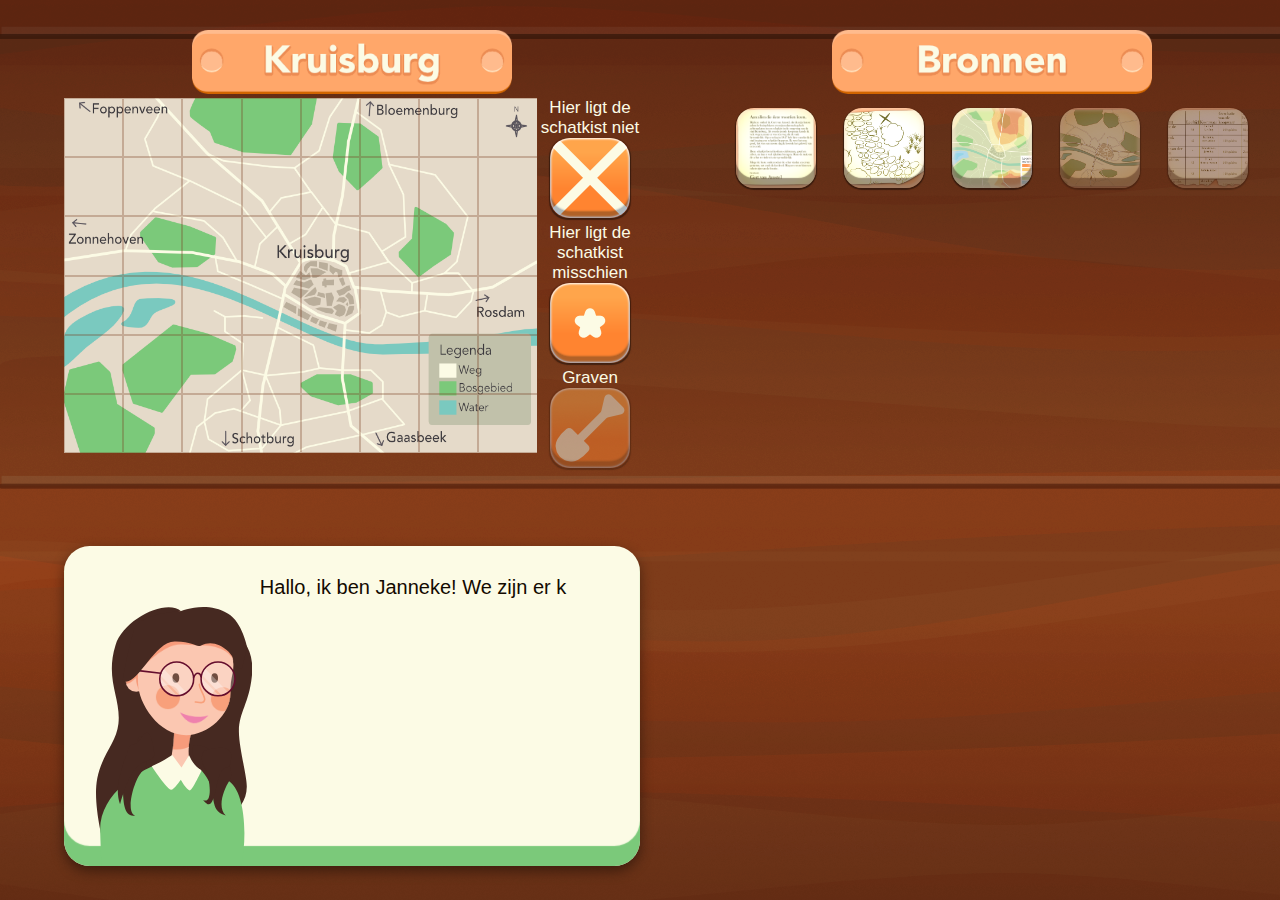
<file: index.html>
<!doctype html>

<html lang="nl">
    <head>
        <meta charset="utf-8">
        <meta name="viewport" content="width=device-width, initial-scale=1">
        
        <!-- css -->
        <link rel="stylesheet" href="css/styles.css" />

        <!-- javascript is loaded at the end-->

        <!-- fonts -->
        <link href="https://fonts.cdnfonts.com/css/avenir" rel="stylesheet">
        <link href="https://fonts.cdnfonts.com/css/avenir-next-lt-pro" rel="stylesheet">

        <title>Kruisburg</title>
        <link rel="shortcut icon" href="img/favicon_shovel.png">

    </head>
    <body>
        <div class="left-area">
            <!-- Reveal animation of the result-->
            <div class="revealAnm" style='display: none'>
                <img src="img/tg_schat.png">
                <button onclick="window.location.href='kruisburg_evidence_page.html';"></button>
            </div>

            <img class="header-img" src="img/tg_header_1.png">
            <div class="mapContainer">
                <div class="grid-container" id="myGrid" onmouseleave="mouseLeaveMap()">
                </div>
                <div class="btnContainer">
                    Hier ligt de schatkist niet
                    <button style="background-image: url(img/tg_btn_cross.svg)" onclick="mapClickMode('cross')"></button>
                    Hier ligt de schatkist misschien
                    <button style="background-image: url(img/tg_btn_flag.svg)" onclick="mapClickMode('star')"></button>
                    Graven
                    <button style="background-image: url(img/tg_btn_shovel.svg)" onclick="mapClickMode('dig')" class='disabled' disabled></button>
                </div>
            </div>

            <div class="avatarContainer">
                <div class="speech-bubble" onclick="spbbClicked()">
                    <img src="img/tg_historian.svg">
                    <p id="speechBubble" style='margin-left: 32%;'></p>
                </div>
            </div>

        </div>

        <div class="right-area">
            <img class="header-img" src="img/tg_header_2.png">
            
            <div class="btnContainer">
                <button id="srcbtn1" onclick="srcVisToggle(1)" style='background-image: url(img/tg_testament.png);'></button>
                <button id="srcbtn2" onclick="srcVisToggle(2)" style='background-image: url(img/tg_schets.png);'></button>
                <button id="srcbtn3" onclick="srcVisToggle(3)" style='background-image: url(img/tg_kaart_2.png);'></button>
                <button id="srcbtn4" onclick="srcVisToggle(4)" style='background-image: url(img/tg_kaart_3.png);' class='disabled' disabled></button>
                <button id="srcbtn5" onclick="srcVisToggle(5)" style='background-image: url(img/tg_logboek.png);' class='disabled' disabled></button>
            </div>

            
            <div class="src" id="src1" style="display: none; top: 204px; right: clamp(35px, 20% ,230px);"><button class="exitcross" onclick="srcVisToggle(1)"></button>
                <h3>Testament Gert van Amstel - 1876</h3>
                <img src="img/tg_testament.png">
                <p>Het testament van Gert van Amstel.</p>
            </div>
            <div class="src" id="src2" style="display: none; top: 270px; right: clamp(30px, 15% ,180px);"><button class="exitcross" onclick="srcVisToggle(2)"></button>
                <h3>Schets Gert van Amstel - 1850</h3>
                <img src="img/tg_schets.png">
                <p>Een schets van de locatie van de schat gemaakt door Gert van Amstel.</p>
            </div>
            <div class="src" id="src3" style="display: none; top: 204px; right: clamp(25px, 10% ,130px);"><button class="exitcross" onclick="srcVisToggle(3)"></button>
                <h3>Hoogtekaart Kruisburg - nu</h3>
                <img src="img/tg_kaart_2.png">
                <p>Een kaart van Kruisburg die de hoogte aangeeft van de stad en zijn omgeving.</p>
            </div>
            <div class="src" id="src4" style="display: none; top: 270px;right: clamp(20px, 5% ,80px);"><button class="exitcross" onclick="srcVisToggle(4)"></button>
                <h3>Kaart Kruisburg - circa 1850</h3>
                <img src="img/tg_kaart_3.png">
                <p>Een kaart van Kruisburg uit ongeveer 1850.</p>
            </div>
            <div class="src" id="src5" style="display: none; top: 204px; right: clamp(15px, 0% ,30px);"><button class="exitcross" onclick="srcVisToggle(5)"></button>
                <h3>Logboek Kruisburg - 1847</h3>
                <img src="img/tg_logboek.png">
                <p>Logboek van inkomende koopmannen in de stad, deze koopmannen worden geregistreerd bij de stadsmuren voordat ze de stad in komen.</p>
            </div>

            <div id='idWindow' style="display: none;">
                <div class="example_evidence"></div>
                <button onclick="serveEvidence()"></button>
            </div>
        </div>

        <script src="js/main.js"></script>
    </body>
</html>
</file>
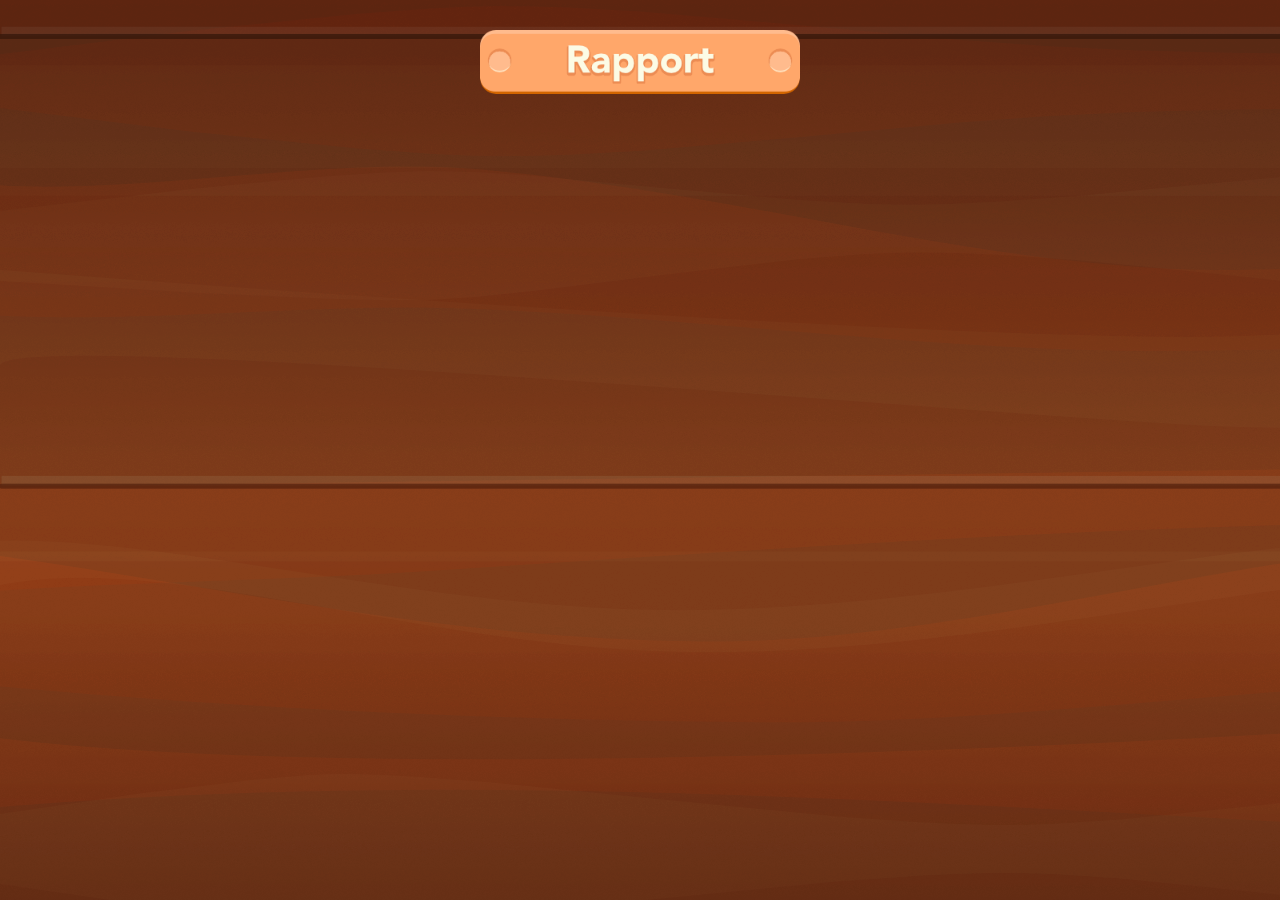
<file: kruisburg_evidence_page.html>
<!doctype html>

<html lang="nl">
    <head>
        <meta charset="utf-8">
        <meta name="viewport" content="width=device-width, initial-scale=1">

        <!-- css -->
        <link rel="stylesheet" href="css/styles.css" />

        <!-- javascript-->
        <script src="js/evidence_page.js"></script>

        <!-- fonts -->
        <link href="https://fonts.cdnfonts.com/css/avenir" rel="stylesheet">
        <link href="https://fonts.cdnfonts.com/css/avenir-next-lt-pro" rel="stylesheet">

        <title>Kruisburg</title>
        <link rel="shortcut icon" href="img/favicon_shovel.png">

    </head>
    <body onload="controller()" style="text-align: center;">
        <img class="header-img" src="img/tg_header_3.png">
        <div class="holder" style="padding: 0 30px;"></div>
    </body>
</html>
</file>
<file: css/styles.css>
:root {
    --bgimg: url(../img/cross.svg);

    --clrwhite: #FCFBE5;
    --clrlion: #FFA76A;
    --clrblack: #130A00;
} 

body {
    background-color: #7d3b1a;  
    margin: 0;
    background-image: url(../img/tg_bg.png)
}

body > h1 {
    text-align: center;
}

h1, h2, h3, h4 {
    color: var(--clrblack); 
    font-family: 'Avenir Next LT Pro', sans-serif;
}

p {
    color: var(--clrblack);
    font-family: 'Avenir', sans-serif;
}

/* Buttons */

.btnContainer {
    width: 9vw;
    max-width: 100px;
    position: absolute;
    right: 0;
    font: 17px 'Avenir', sans-serif;
    color: var(--clrwhite);
}

.btnContainer > button {
    width: 80px;
    height: 80px;
    margin: 0 0 5px 0;
    background-color: #6ea23e;
}

button:focus-visible {
    outline: none;
} 

button:not(.grid-container > button){
    background-size: cover;
    background-position: center;
    background-color: rgba(255, 255, 255, 0);
    border: 0px solid white;
    border-radius: 18px;
    box-shadow: 0px 1px 1px 1px #0000006e;
    transition: transform 0.1s ease-out, box-shadow 0.1s ease-out;
}

button.disabled {
    opacity: 0.5;
}

button:hover:not(:disabled):not(.grid-container > button){
    transform: scale(1.1);
    box-shadow: 0px 3px 3px 2px #0000006e;
    cursor: pointer;
}

/* Highlight appearance of buttons */
.btn_highlight_anm {
    animation: btn_highlight 1s ease-in-out;
    animation-iteration-count: 3;
}

@keyframes btn_highlight {
    0% {
        transform: scale(1);
    }
    50% {
        transform: scale(1.5);
    }
    100% {
        transform: scale(1);
    }
}


/* ## Left area ## */
.left-area {
    width: 45vw;
    margin-left: 5vw;
    text-align: center;
    height: 100vh;
}

.header-img {
    margin: auto;
    margin-top: 30px;
    width: 20rem;
    z-index: 2;
}

/* Map */
.mapContainer {
    width: 45vw;
    min-height: 400px;
    height: calc(35vw*(3/4));
    position: relative;
}

.grid-container {
    display: grid;
    background-image:url(../img/tg_kaart_1.png);
    background-position: center;
    background-size: contain;
    background-repeat: no-repeat;
    position: absolute;

    top: 0;
    left: 0;
    bottom: 0;
    right: 0;

    width: 37vw;
    aspect-ratio: 4/3;
}
.grid-item {
    border: 1px solid rgba(120, 60, 30, 0.3);
    background-color: rgba(60, 54, 86, 0);
    text-align: center;
    cursor: pointer;
    background-size: cover;
    background-position: center;
}

.grid-item:hover {
    background-image:var(--bgimg);
    box-sizing: border-box;
    border: 1px solid rgba(120, 60, 30, 0.6);
}

/* Avatar */
.avatarContainer {
    margin-top: 3rem;
    position: relative;
    font: 20px 'Avenir', sans-serif;
}

.speech-bubble {
    float: left;
    position: relative;
    background: var(--clrwhite);
    border-radius: 1.6rem;
    min-width: 40vw;
    min-height: 300px;
    padding: 10px 2.5vw;
    display: inline-block;
    text-align: left;
    box-shadow: #0000006e 0px 5px 13px, inset 0 -20px 1px #7bc97a;
}

.avatarContainer > .speech-bubble > img {
    width: 27%;
    max-height: 95%;
    position: absolute;
    bottom: 0;
}

/* ## Right area ## */

.right-area {
    position: absolute;
    right: 0;
    bottom: 0;
    top: 0;
    width: 45vw;
    text-align: center;
}

/* Buttons */

.right-area > .btnContainer {
    min-width: 100%;
    top: 10px;
    position: relative;
}

.right-area > .btnContainer > button {
    margin: 0 2%;
    box-shadow: #0000006e 0px 1px 1px 1px, inset 0 -10px 1px rgba(67, 48, 34, 0.5), inset 0 0px 3px 3px rgba(255, 231, 214, 0.5);
    background-color: var(--clrlion);
}

.right-area > .btnContainer > button:hover:not(:disabled) {
    box-shadow: 0px 3px 3px 2px #0000006e, inset 0 -10px 1px rgba(67, 48, 34, 0.5), inset 0 0px 3px 3px rgba(255, 231, 214, 0.5) !important;
}

.right-area > .btnContainer > button.selected {
    transform: scale(1.1);
    box-shadow: #0000006e 0px 1px 1px 1px, inset 0 0 1px 2px rgb(255 167 106), inset 0 0px 3px 3px rgba(255, 231, 214, 0.5);
}

.right-area > .btnContainer > button > img {
    float: left;
    margin-top: -50px;
    margin-left: -20px;
    width: 40px;
    height: 40px;
    border-radius: 50%;
    transition: transform 0.1s ease-out;
}

.right-area > .btnContainer > button:disabled > img {
    opacity: 0%;
}

.right-area > .btnContainer > button:hover > img {
    transform: scale(1.1);
    left: -12px;
    top: -9px;
}

/* Sources */

.right-area > .src {
    position: absolute;
    border-radius: 15px;
    background-color: var(--clrwhite);
    width: 40rem;
    max-width: 80%;
    padding: 10px;
    float: left;    
    z-index: 2;
    animation: unfold 0.2s linear;
    box-shadow: #0000006e 0px 5px 13px, inset 0 -20px 1px var(--clrlion);
}

@keyframes unfold {
    0% {
        transform: scale(0);
        top: -180px;
    }
    100% {
        transform: scale(1);
    }
}

.right-area > .src:hover {
    z-index: 3;
}

.right-area > .src > .exitcross {
    position: absolute;
    box-sizing: border-box;
    background-image: url(../img/tg_btn_exit.svg);
    top: -8px;
    right: -8px;
    border-radius: 50%;
    z-index: 1;
    width: 60px;
    height: 60px;
    box-shadow: 0px 1px 1px 1px #0000006e;
    transition: transform 0.1s ease-out, box-shadow 0.1s ease-out;
}

.right-area > .src > .exitcross:hover {
    box-shadow: 0px 2px 2px 2px #0000006e;
}

.right-area > .src > p {
    margin-top: 8px;
}

.right-area > .src > img{
    width: -webkit-fill-available;
    border-radius: 10px;
    width: -moz-available;
}

/* Identification window: the little window that appears when */

#idWindow {
    position: absolute;
    bottom: 91px;
    left: 0;
    right: 15px;
    margin: auto;
    border-radius: 15px;
    background-color: var(--clrwhite);
    max-width: 700px;
    padding: 20px;  
    z-index: 8;
    box-shadow: 2px 2px 5px 2px rgba(77, 77, 77, 0.44);
}

#idWindow > button {
    background-image: url(../img/tg_btn_src.png);
    float: right;
    height: 80px;
    width: 120px;
    margin: 0 5px;
    border-radius: 22px;
    box-shadow: 0px 2px 2px 2px #0000006e
}

#idWindow > div {
    max-width: 80px;
    width: 10%;
    aspect-ratio: 1/1;
    background-color: var(--clrwhite);
    border: 3px solid var(--clrwhite);
    margin: 0 5px;
    border-radius: 10px;
    float: left;
    background-size: cover;
    background-position: center;
    position: relative;
}

#idWindow > div:not(.example_evidence)::after {
    position: absolute;
    content: "";
    background-image: url(../img/tg_btn_exit.svg);
    width: 40px;
    height: 40px;
    font-size: 175px;
    text-align: center;
    top: -15px;
    left: -15px;
    color: var(--clrlion);
    transition: transform 0.1s ease-out; 
}

#idWindow > div:hover:not(.example_evidence)::after {
    transform: scale(1.2);
}

#idWindow > div.example_evidence {
    opacity: 0.8;
    border: 3px dashed var(--clrlion);
}

/* treasure chest */
.revealAnm {
    position: absolute;
    left: 0;
    width: 800px;
    right: 0;
    top: 140px;
    margin-left: auto;
    margin-right: auto;
    z-index: 2;
    animation: chest_reveal 2s linear;
}

.revealAnm > button {
    background-image: url(../img/tg_btn_rapport.png); 
    width: 120px; 
    height: 80px;
    
}

@keyframes chest_reveal {
    0% {
        transform: translateX(-70%) scale(0);
    }
    100% {
        transform: translateX(0) scale(1);
    }
}
</file>
